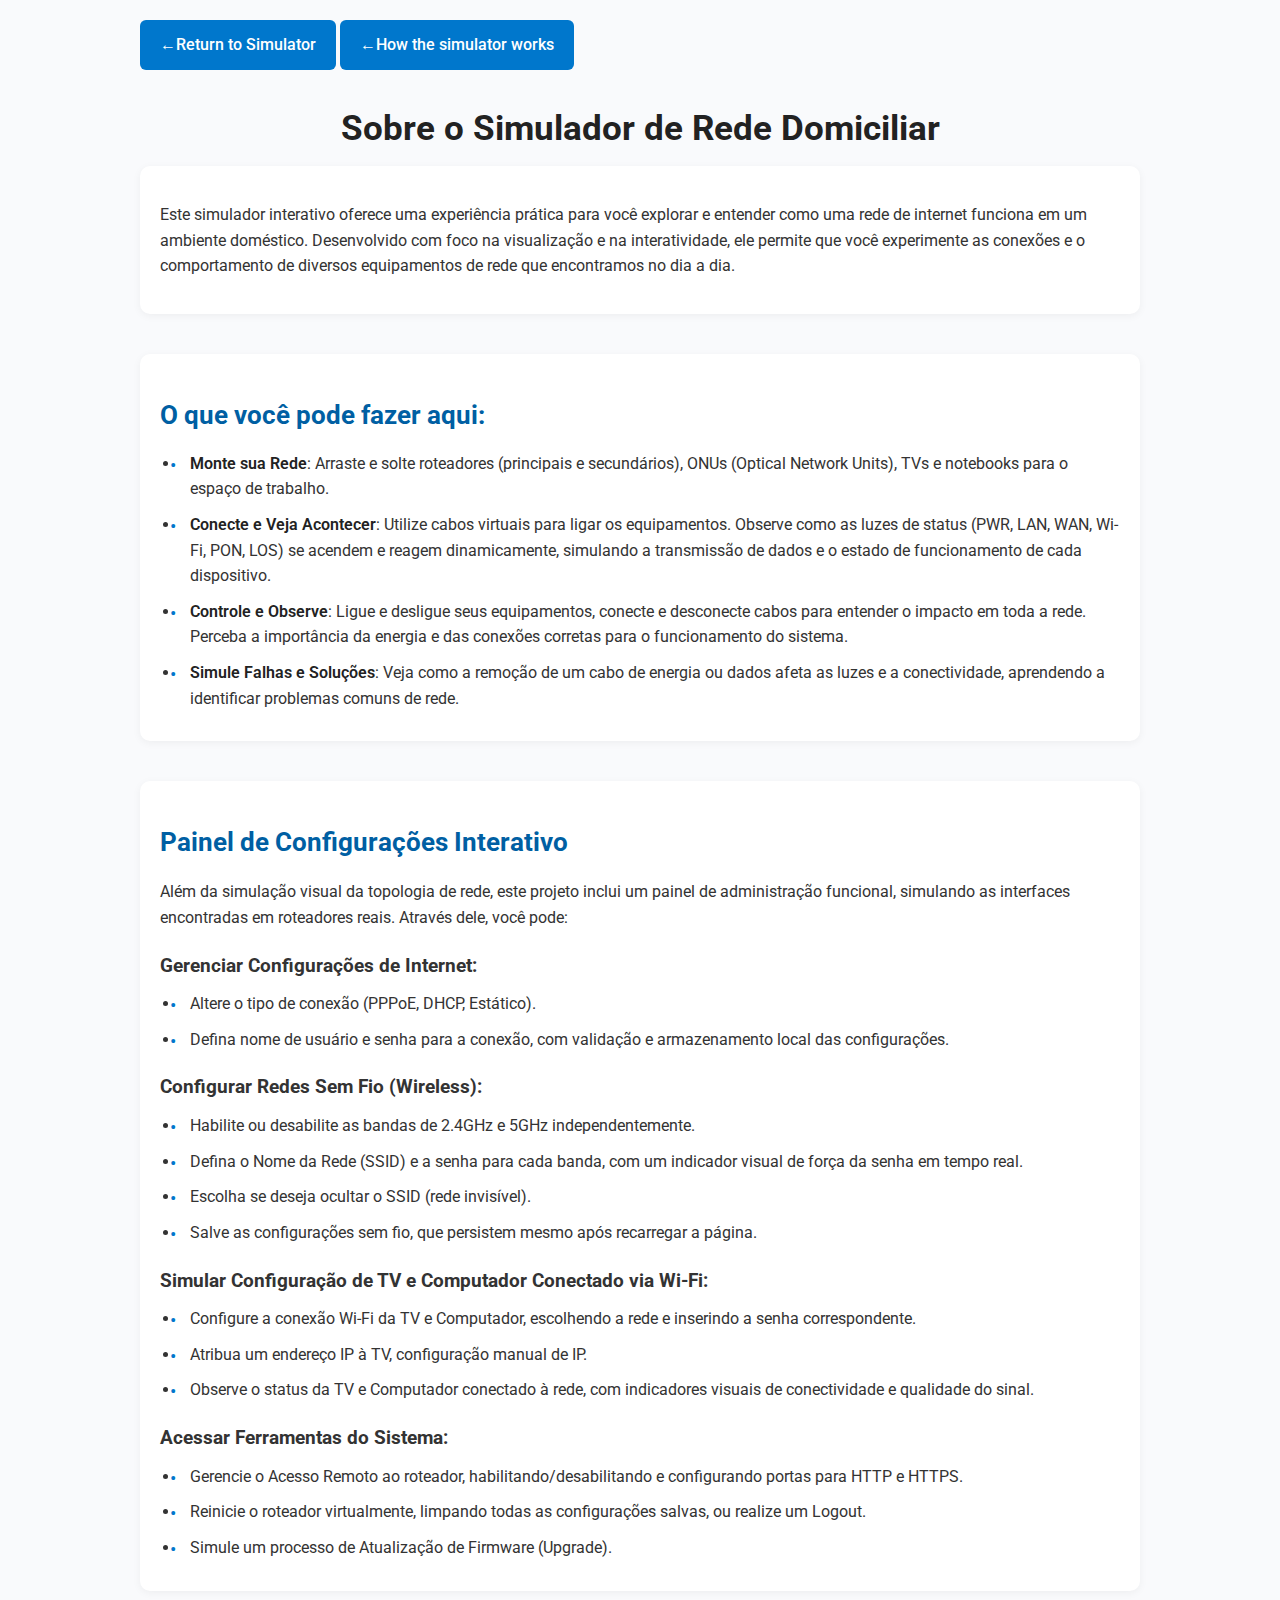
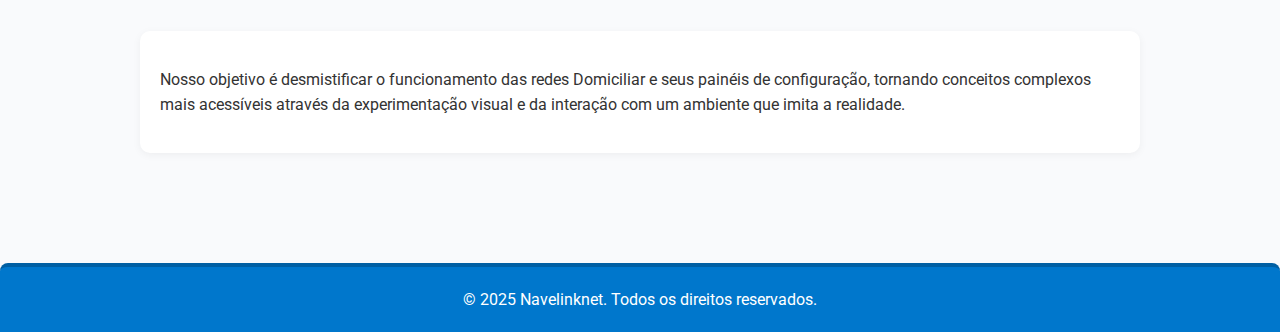
<file: about.html>
<!DOCTYPE html>
<html lang="pt-BR">

<head>
    <meta charset="UTF-8">
    <meta name="viewport" content="width=device-width, initial-scale=1.0">
    <title>Sobre o Simulador de Rede Domiciliar</title>
    <link rel="stylesheet" href="about.css">
    <link href="https://fonts.googleapis.com/css2?family=Roboto:wght@300;400;500;700&display=swap" rel="stylesheet">
</head>

<body>
    <div class="about-page-container">
        <nav class="main-navigation">
            <a href="index.html" class="nav-button">&larr;Return to Simulator</a>
            <a href="arquivo.html" class="nav-button">&larr;How the simulator works</a>
        </nav>

        <header class="about-header">
            <h1>Sobre o Simulador de Rede Domiciliar</h1>
        </header>

        <section class="about-section overview">
            <p>Este simulador interativo oferece uma experiência prática para você explorar e entender como uma rede de
                internet funciona em um ambiente doméstico. Desenvolvido com foco na visualização e na
                interatividade, ele permite que você experimente as conexões e o comportamento de diversos
                equipamentos de rede que encontramos no dia a dia.</p>
        </section>

        <section class="about-section features">
            <h2>O que você pode fazer aqui:</h2>
            <ul>
                <li><strong>Monte sua Rede</strong>: Arraste e solte roteadores (principais e secundários), ONUs
                    (Optical Network Units), TVs e notebooks para o espaço de trabalho.</li>
                <li><strong>Conecte e Veja Acontecer</strong>: Utilize cabos virtuais para ligar os equipamentos.
                    Observe como as luzes de status (PWR, LAN, WAN, Wi-Fi, PON, LOS) se acendem e reagem dinamicamente,
                    simulando a transmissão de dados e o estado de funcionamento de cada dispositivo.</li>
                <li><strong>Controle e Observe</strong>: Ligue e desligue seus equipamentos, conecte e desconecte cabos
                    para entender o impacto em toda a rede. Perceba a importância da energia e das conexões corretas
                    para o funcionamento do sistema.</li>
                <li><strong>Simule Falhas e Soluções</strong>: Veja como a remoção de um cabo de energia ou dados afeta
                    as luzes e a conectividade, aprendendo a identificar problemas comuns de rede.</li>
            </ul>
        </section>

        <section class="about-section admin-panel">
            <h2>Painel de Configurações Interativo</h2>
            <p>Além da simulação visual da topologia de rede, este projeto inclui um painel de administração funcional,
                simulando as interfaces encontradas em roteadores reais. Através dele, você pode:</p>

            <h3>Gerenciar Configurações de Internet:</h3>
            <ul>
                <li>Altere o tipo de conexão (PPPoE, DHCP, Estático).</li>
                <li>Defina nome de usuário e senha para a conexão, com validação e armazenamento local das
                    configurações.</li>
            </ul>

            <h3>Configurar Redes Sem Fio (Wireless):</h3>
            <ul>
                <li>Habilite ou desabilite as bandas de 2.4GHz e 5GHz independentemente.</li>
                <li>Defina o Nome da Rede (SSID) e a senha para cada banda, com um indicador visual de força da senha em
                    tempo real.</li>
                <li>Escolha se deseja ocultar o SSID (rede invisível).</li>
                <li>Salve as configurações sem fio, que persistem mesmo após recarregar a página.</li>
            </ul>

            <h3>Simular Configuração de TV e Computador Conectado via Wi-Fi:</h3>
            <ul>
                <li>Configure a conexão Wi-Fi da TV e Computador, escolhendo a rede e inserindo a senha correspondente.
                </li>
                <li>Atribua um endereço IP à TV, configuração manual de IP.</li>
                <li>Observe o status da TV e Computador conectado à rede, com indicadores visuais de conectividade e
                    qualidade do sinal.</li>
            </ul>

            <h3>Acessar Ferramentas do Sistema:</h3>
            <ul>
                <li>Gerencie o Acesso Remoto ao roteador, habilitando/desabilitando e configurando portas para HTTP e
                    HTTPS.</li>
                <li>Reinicie o roteador virtualmente, limpando todas as configurações salvas, ou realize um Logout.</li>
                <li>Simule um processo de Atualização de Firmware (Upgrade).</li>
            </ul>
        </section>

        <section class="about-section objective">
            <p>Nosso objetivo é desmistificar o funcionamento das redes Domiciliar e seus painéis de configuração,
                tornando
                conceitos complexos mais acessíveis através da experimentação visual e da interação com um ambiente que
                imita a realidade.</p>
        </section>
    </div>
</body>
<footer class="footer">
    © 2025 Navelinknet. Todos os direitos reservados.
</footer>

</html>
</file>
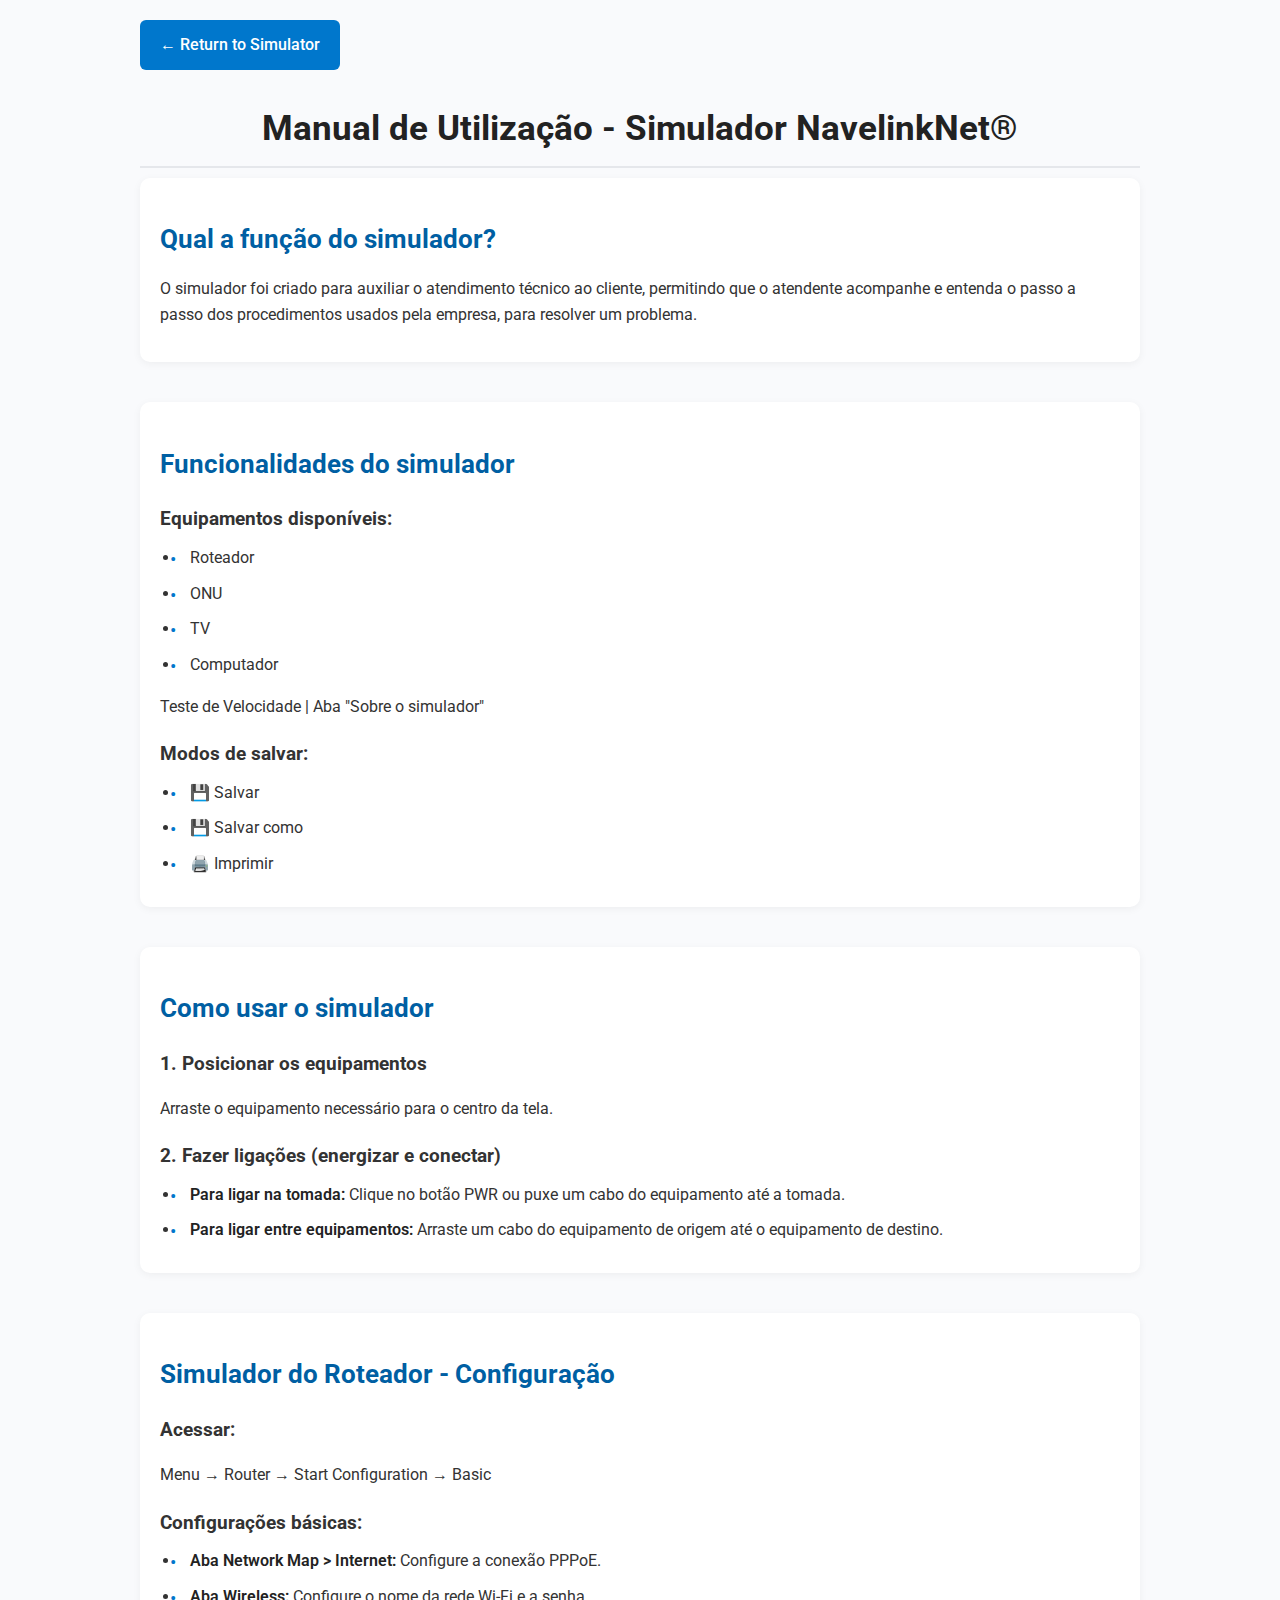
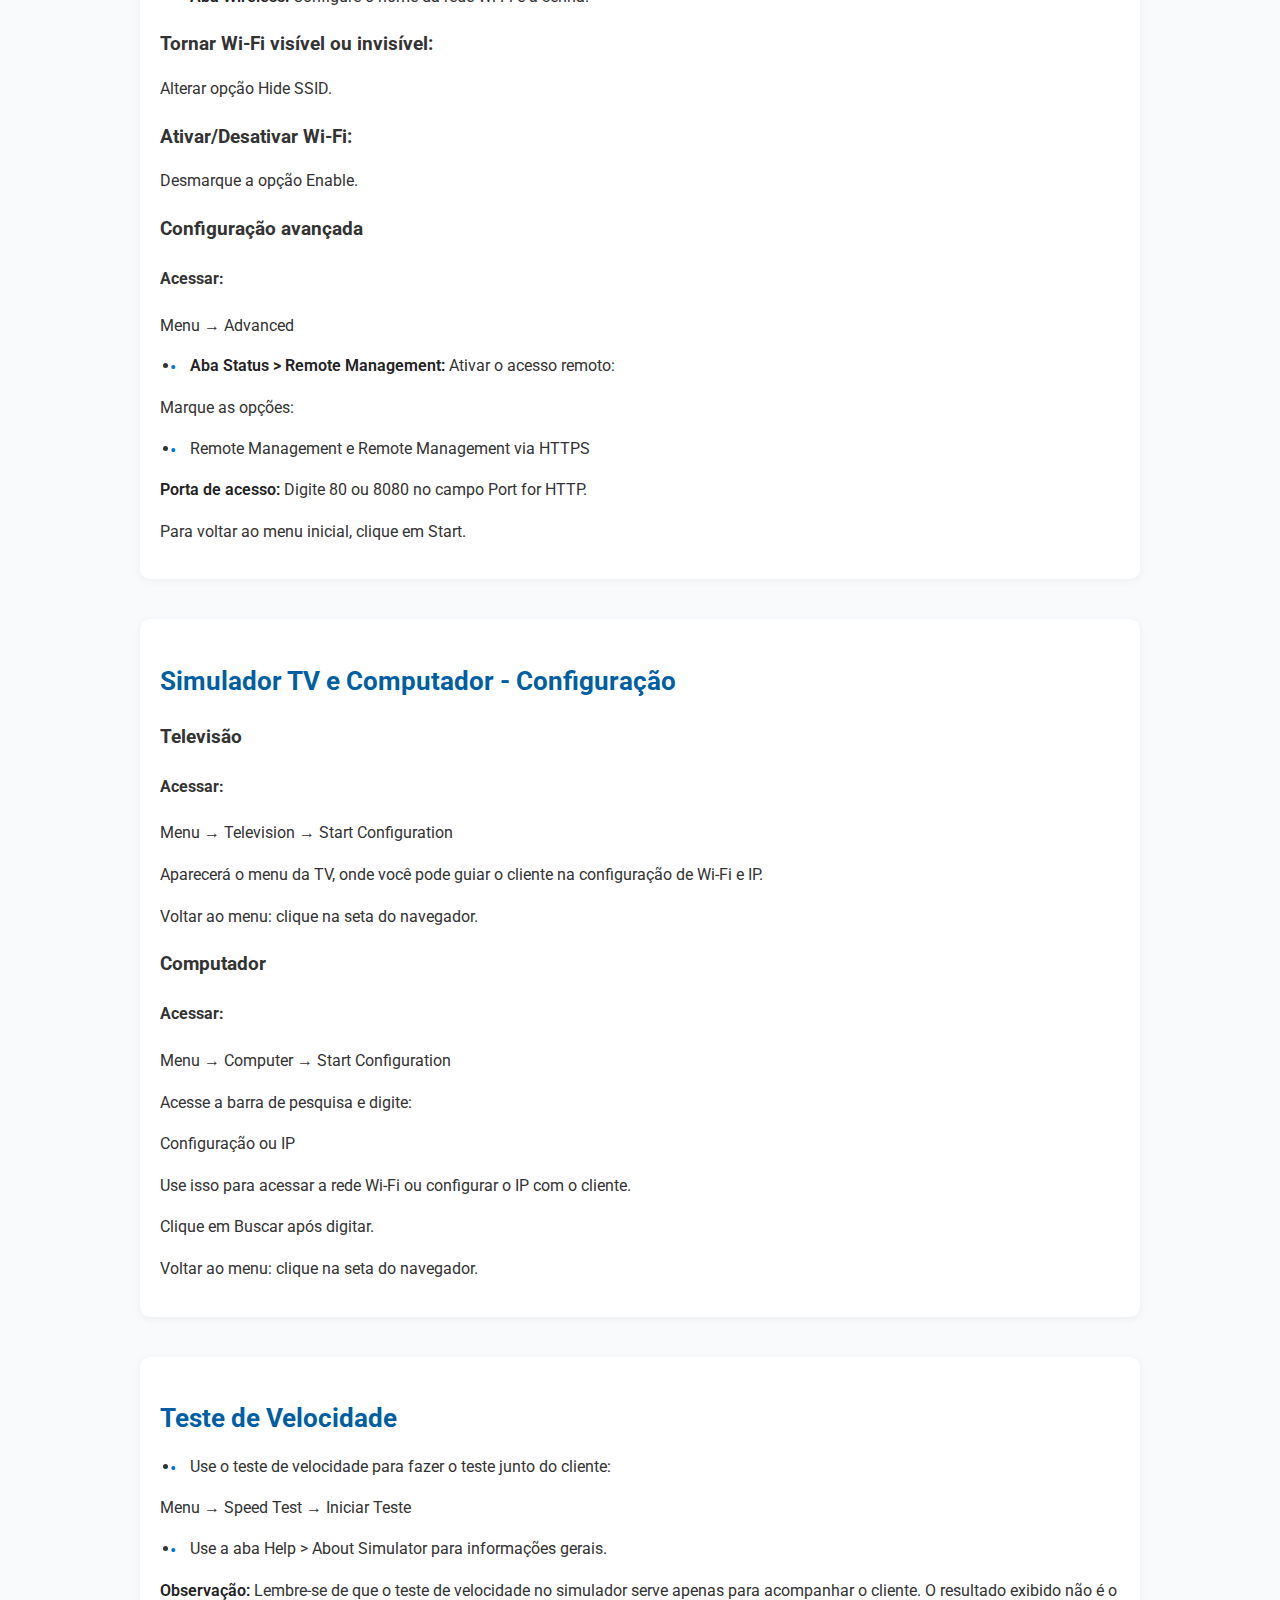
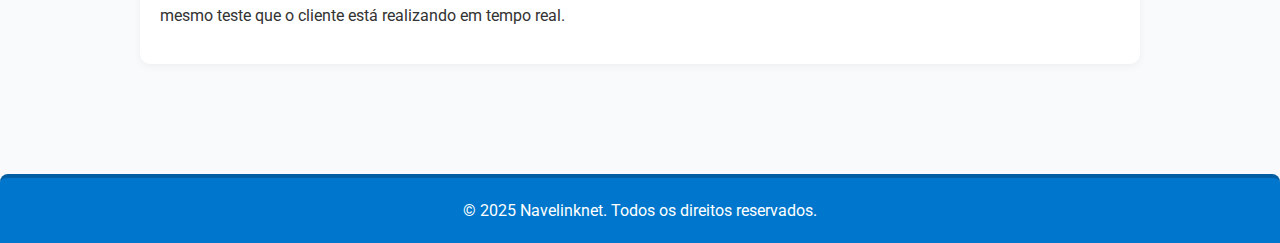
<file: arquivo.html>
<!DOCTYPE html>
<html lang="pt-BR">

<head>
    <meta charset="UTF-8">
    <meta name="viewport" content="width=device-width, initial-scale=1.0">
    <title>Manual de Utilização - Simulador NavelinkNet®</title>
    <link href="https://fonts.googleapis.com/css2?family=Roboto:wght@400;500;600&display=swap" rel="stylesheet">
    <style>
        /* Fonte base */
        body {
            font-family: "Roboto", sans-serif;
            background-color: #f9fafc;
            color: #333;
            margin: 0;
            padding: 0;
            line-height: 1.6;
        }

        /* Container principal */
        .about-page-container {
            max-width: 1000px;
            margin: 0 auto;
            padding: 20px 30px;
        }

        /* Navegação */
        .main-navigation {
            margin-bottom: 30px;
        }

        .nav-button {
            display: inline-block;
            background-color: #0077cc;
            color: #fff;
            text-decoration: none;
            padding: 12px 20px;
            border-radius: 6px;
            font-weight: 500;
            transition: background-color 0.3s ease;
        }

        .nav-button:hover {
            background-color: #005fa3;
        }

        /* Cabeçalho */
        .about-header h1 {
            font-size: 2.2em;
            margin-bottom: 10px;
            color: #222;
            text-align: center;
            border-bottom: 2px solid #e5e7eb;
            padding-bottom: 10px;
        }

        /* Seções */
        .about-section {
            margin-bottom: 40px;
            padding: 20px;
            background-color: #ffffff;
            border-radius: 10px;
            box-shadow: 0 2px 8px rgba(0, 0, 0, 0.05);
        }

        .about-section h2 {
            font-size: 1.6em;
            margin-bottom: 15px;
            color: #005fa3;
        }

        .about-section h3 {
            font-size: 1.2em;
            margin-top: 20px;
            margin-bottom: 10px;
            color: #333;
        }

        .about-section p {
            margin-bottom: 15px;
        }

        .about-section ul {
            padding-left: 20px;
            margin: 0;
        }

        .about-section ul li {
            margin-bottom: 10px;
            position: relative;
            padding-left: 10px;
        }

        .about-section ul li::before {
            content: "•";
            color: #0077cc;
            font-size: 1.2em;
            position: absolute;
            left: -10px;
            top: 0;
        }

        .about-section strong {
            color: #222;
            font-weight: 600;
        }

        /* Responsivo */
        @media (max-width: 600px) {
            .about-page-container {
                padding: 15px;
            }

            .about-header h1 {
                font-size: 1.5em;
            }

            .nav-button {
                padding: 10px 16px;
                font-size: 0.95em;
            }

            .about-section h2 {
                font-size: 1.3em;
            }
        }

        /* Rodapé */
        .footer {
            background-color: #0077cc;
            color: #fff;
            text-align: center;
            padding: 20px 15px;
            font-size: 1em;
            border-top: 4px solid #005fa3;
            margin-top: 50px;
            border-radius: 8px 8px 0 0;
        }

        .footer a {
            color: #ffffff;
            text-decoration: underline;
            font-weight: 500;
            transition: color 0.3s ease;
        }

        .footer a:hover {
            color: #e0f0ff;
        }

        /* Responsivo */
        @media (max-width: 600px) {
            .footer {
                font-size: 0.9em;
                padding: 15px 10px;
            }
        }
    </style>
</head>

<body>
    <div class="about-page-container">
        <!-- Navegação -->
        <div class="main-navigation">
            <a href="index.html" class="nav-button">&larr; Return to Simulator</a>
        </div>

        <div class="about-header">
            <h1>Manual de Utilização - Simulador NavelinkNet®</h1>
        </div>

        <div class="about-section">
            <h2>Qual a função do simulador?</h2>
            <p>O simulador foi criado para auxiliar o atendimento técnico ao cliente, permitindo que o atendente
                acompanhe e entenda o passo a passo dos procedimentos usados pela empresa, para resolver um problema.
            </p>
        </div>

        <div class="about-section">
            <h2>Funcionalidades do simulador</h2>
            <h3>Equipamentos disponíveis:</h3>
            <ul>
                <li>Roteador</li>
                <li>ONU</li>
                <li>TV</li>
                <li>Computador</li>
            </ul>
            <p>Teste de Velocidade | Aba "Sobre o simulador"</p>

            <h3>Modos de salvar:</h3>
            <ul>
                <li>💾 Salvar</li>
                <li>💾 Salvar como</li>
                <li>🖨️ Imprimir</li>
            </ul>
        </div>

        <div class="about-section">
            <h2>Como usar o simulador</h2>
            <h3>1. Posicionar os equipamentos</h3>
            <p>Arraste o equipamento necessário para o centro da tela.</p>

            <h3>2. Fazer ligações (energizar e conectar)</h3>
            <ul>
                <li><strong>Para ligar na tomada:</strong> Clique no botão PWR ou puxe um cabo do equipamento até a
                    tomada.</li>
                <li><strong>Para ligar entre equipamentos:</strong> Arraste um cabo do equipamento de origem até o
                    equipamento de destino.</li>
            </ul>
        </div>

        <div class="about-section">
            <h2>Simulador do Roteador - Configuração</h2>
            <h3>Acessar:</h3>
            <p>Menu → Router → Start Configuration → Basic</p>

            <h3>Configurações básicas:</h3>
            <ul>
                <li><strong>Aba Network Map > Internet:</strong> Configure a conexão PPPoE.</li>
                <li><strong>Aba Wireless:</strong> Configure o nome da rede Wi-Fi e a senha.</li>
            </ul>

            <h3>Tornar Wi-Fi visível ou invisível:</h3>
            <p>Alterar opção Hide SSID.</p>

            <h3>Ativar/Desativar Wi-Fi:</h3>
            <p>Desmarque a opção Enable.</p>

            <h3>Configuração avançada</h3>
            <h4>Acessar:</h4>
            <p>Menu → Advanced</p>
            <ul>
                <li><strong>Aba Status > Remote Management:</strong> Ativar o acesso remoto:</li>
            </ul>
            <p>Marque as opções:</p>
            <ul>
                <li>Remote Management e Remote Management via HTTPS</li>
            </ul>
            <p><strong>Porta de acesso:</strong> Digite 80 ou 8080 no campo Port for HTTP.</p>
            <p>Para voltar ao menu inicial, clique em Start.</p>
        </div>

        <div class="about-section">
            <h2>Simulador TV e Computador - Configuração</h2>
            <h3>Televisão</h3>
            <h4>Acessar:</h4>
            <p>Menu → Television → Start Configuration</p>
            <p>Aparecerá o menu da TV, onde você pode guiar o cliente na configuração de Wi-Fi e IP.</p>
            <p>Voltar ao menu: clique na seta do navegador.</p>

            <h3>Computador</h3>
            <h4>Acessar:</h4>
            <p>Menu → Computer → Start Configuration</p>
            <p>Acesse a barra de pesquisa e digite:</p>
            <p>Configuração ou IP</p>
            <p>Use isso para acessar a rede Wi-Fi ou configurar o IP com o cliente.</p>
            <p>Clique em Buscar após digitar.</p>
            <p>Voltar ao menu: clique na seta do navegador.</p>
        </div>

        <div class="about-section">
            <h2>Teste de Velocidade</h2>
            <ul>
                <li>Use o teste de velocidade para fazer o teste junto do cliente:</li>
            </ul>
            <p>Menu → Speed Test → Iniciar Teste</p>
            <ul>
                <li>Use a aba Help > About Simulator para informações gerais.</li>
            </ul>
            <p><strong>Observação:</strong> Lembre-se de que o teste de velocidade no simulador serve apenas para
                acompanhar o cliente. O resultado exibido não é o mesmo teste que o cliente está realizando em tempo
                real.</p>
        </div>
    </div>
</body>
<footer class="footer">
    © 2025 Navelinknet. Todos os direitos reservados.
</footer>

</html>
</file>
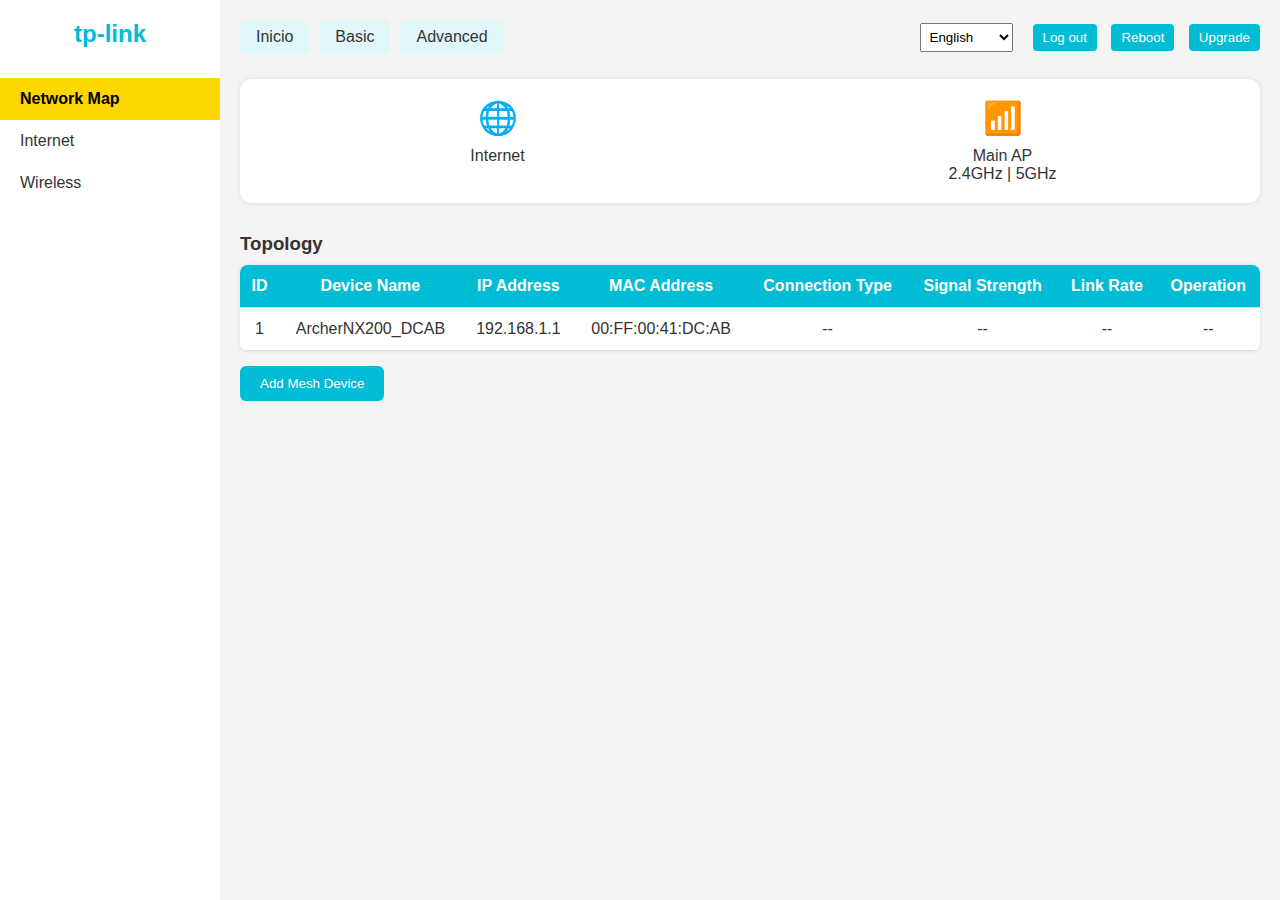
<file: roteador.html>
<!DOCTYPE html>
<html lang="pt-BR">

<head>
    <meta charset="UTF-8" />
    <meta name="viewport" content="width=device-width, initial-scale=1.0" />
    <title>TP-Link Simulador</title>
    <link rel="stylesheet" href="roteador.css" />
</head>

<body>
    <div class="container">
        <!-- Menu lateral -->
        <aside class="sidebar">
            <div class="logo">tp-link</div>
            <nav>
                <ul>
                    <li class="menu-item active" data-page="network">Network Map</li>
                    <li class="menu-item" data-page="internet">Internet</li>
                    <li class="menu-item" data-page="wireless">Wireless</li>
                </ul>
            </nav>
        </aside>

        <!-- Conteúdo principal -->
        <main class="main">
            <!-- Abas superiores -->
            <div class="tabs">
                <a href="index.html" class="tab">Inicio</a>
                <a href="roteador.html" class="tab">Basic</a>
                <a href="avançado.html" class="tab">Advanced</a>
                <select class="language">
                    <option>English</option>
                    <option>Português</option>
                </select>
                <div class="top-actions">
                    <button>Log out</button>
                    <button>Reboot</button>
                    <button>Upgrade</button>
                </div>
            </div>

            <!-- Conteúdo dinâmico -->
            <div id="page-content">
                <div class="status-panel">
                    <div class="internet-status">
                        <div class="icon">🌐</div>
                        <div>Internet</div>
                    </div>
                    <div class="main-ap">
                        <div class="icon">📶</div>
                        <div>Main AP</div>
                        <div>2.4GHz | 5GHz</div>
                    </div>
                </div>

                <div class="topology">
                    <h3>Topology</h3>
                    <table>
                        <thead>
                            <tr>
                                <th>ID</th>
                                <th>Device Name</th>
                                <th>IP Address</th>
                                <th>MAC Address</th>
                                <th>Connection Type</th>
                                <th>Signal Strength</th>
                                <th>Link Rate</th>
                                <th>Operation</th>
                            </tr>
                        </thead>
                        <tbody>
                            <tr>
                                <td>1</td>
                                <td>ArcherNX200_DCAB</td>
                                <td>192.168.1.1</td>
                                <td>00:FF:00:41:DC:AB</td>
                                <td>--</td>
                                <td>--</td>
                                <td>--</td>
                                <td>--</td>
                            </tr>
                        </tbody>
                    </table>
                    <button class="btn-mesh">Add Mesh Device</button>
                </div>

            </div>
        </main>
    </div>

    <script src="roteador.js"></script>
</body>

</html>
</file>
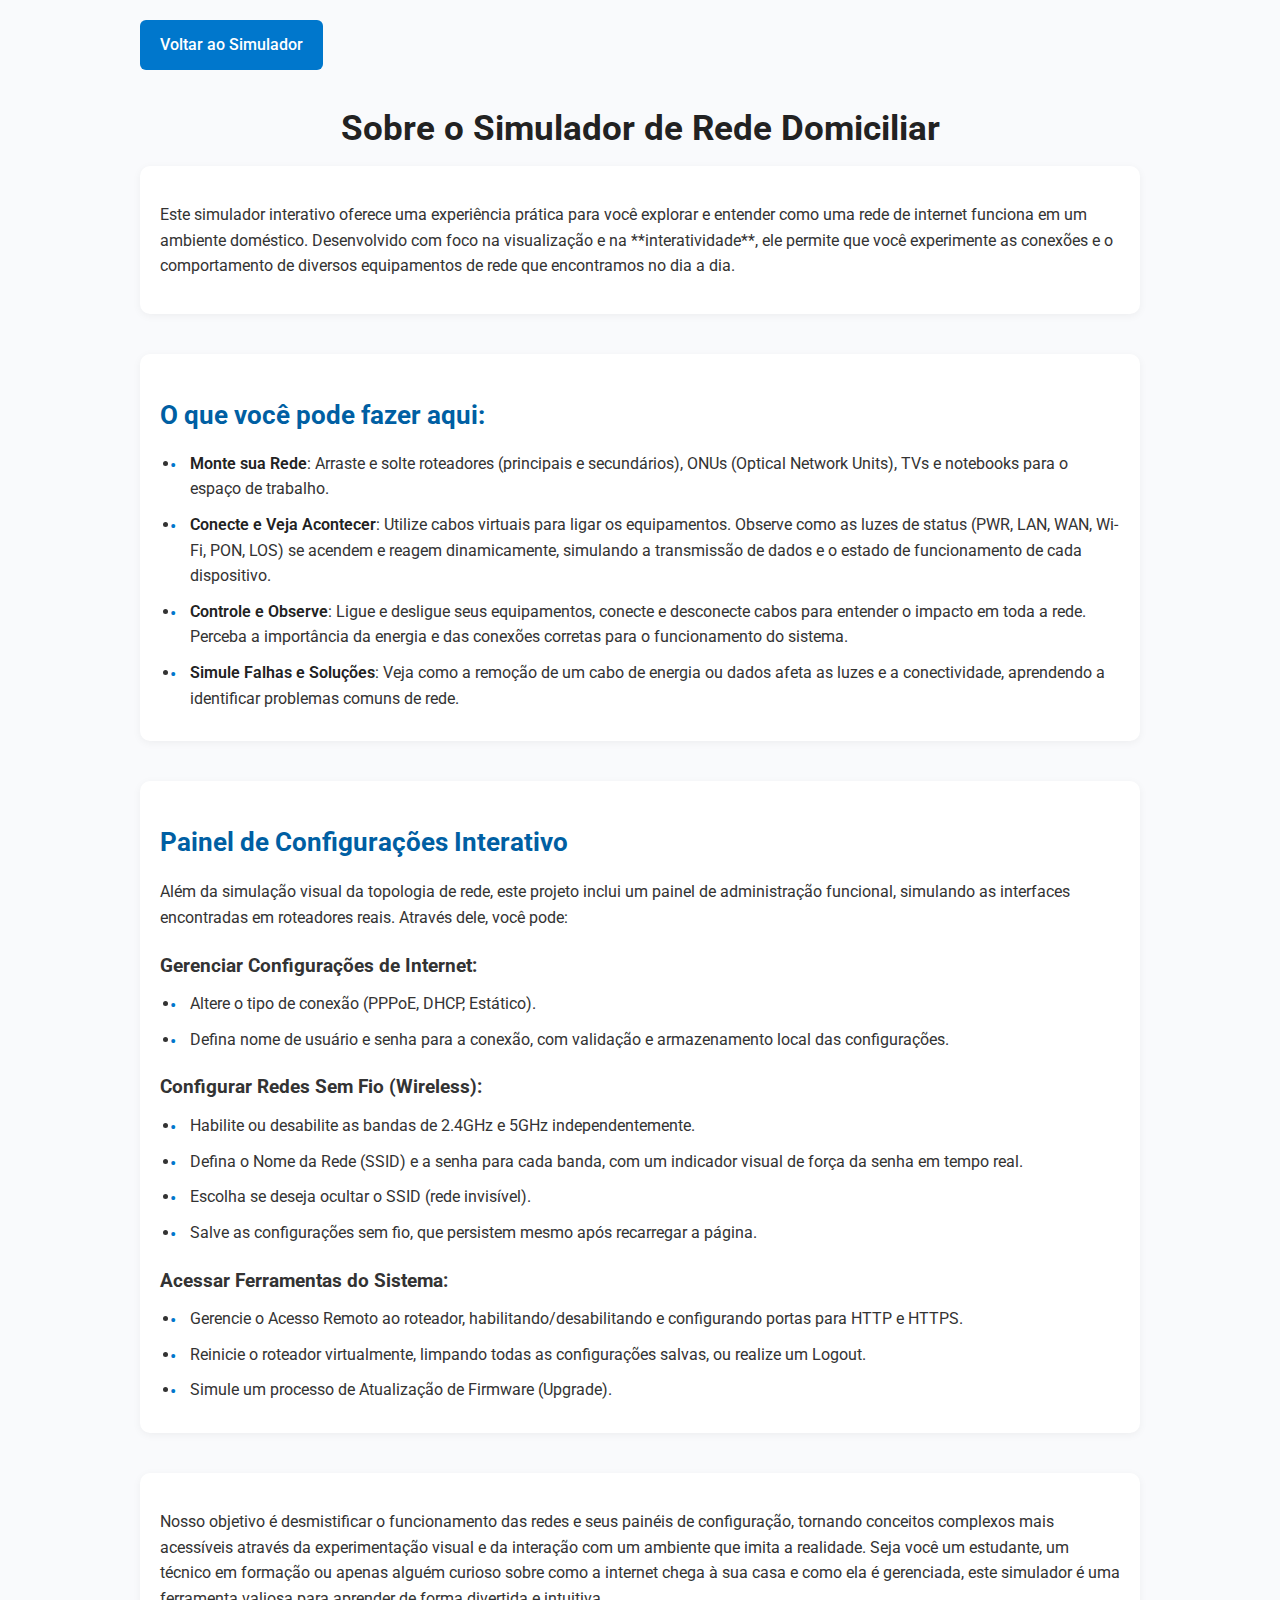
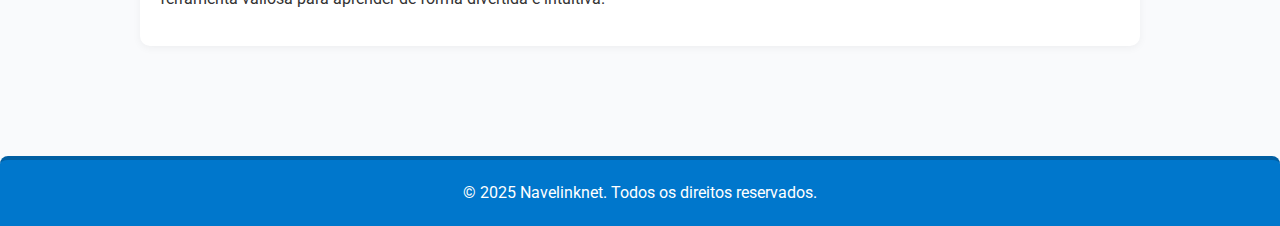
<file: sobre.html>
<!DOCTYPE html>
<html lang="pt-BR">

<head>
    <meta charset="UTF-8">
    <meta name="viewport" content="width=device-width, initial-scale=1.0">
    <title>Sobre o Simulador de Rede Domiciliar</title>
    <link rel="stylesheet" href="about.css">
    <link href="https://fonts.googleapis.com/css2?family=Roboto:wght@300;400;500;700&display=swap" rel="stylesheet">
</head>

<body>
    <div class="about-page-container">
        <nav class="main-navigation">
            <a href="index.html" class="nav-button">Voltar ao Simulador</a>
        </nav>

        <header class="about-header">
            <h1>Sobre o Simulador de Rede Domiciliar</h1>
        </header>

        <section class="about-section overview">
            <p>Este simulador interativo oferece uma experiência prática para você explorar e entender como uma rede de
                internet funciona em um ambiente doméstico. Desenvolvido com foco na visualização e na
                **interatividade**, ele permite que você experimente as conexões e o comportamento de diversos
                equipamentos de rede que encontramos no dia a dia.</p>
        </section>

        <section class="about-section features">
            <h2>O que você pode fazer aqui:</h2>
            <ul>
                <li><strong>Monte sua Rede</strong>: Arraste e solte roteadores (principais e secundários), ONUs
                    (Optical Network Units), TVs e notebooks para o espaço de trabalho.</li>
                <li><strong>Conecte e Veja Acontecer</strong>: Utilize cabos virtuais para ligar os equipamentos.
                    Observe como as luzes de status (PWR, LAN, WAN, Wi-Fi, PON, LOS) se acendem e reagem dinamicamente,
                    simulando a transmissão de dados e o estado de funcionamento de cada dispositivo.</li>
                <li><strong>Controle e Observe</strong>: Ligue e desligue seus equipamentos, conecte e desconecte cabos
                    para entender o impacto em toda a rede. Perceba a importância da energia e das conexões corretas
                    para o funcionamento do sistema.</li>
                <li><strong>Simule Falhas e Soluções</strong>: Veja como a remoção de um cabo de energia ou dados afeta
                    as luzes e a conectividade, aprendendo a identificar problemas comuns de rede.</li>
            </ul>
        </section>

        <section class="about-section admin-panel">
            <h2>Painel de Configurações Interativo</h2>
            <p>Além da simulação visual da topologia de rede, este projeto inclui um painel de administração funcional,
                simulando as interfaces encontradas em roteadores reais. Através dele, você pode:</p>

            <h3>Gerenciar Configurações de Internet:</h3>
            <ul>
                <li>Altere o tipo de conexão (PPPoE, DHCP, Estático).</li>
                <li>Defina nome de usuário e senha para a conexão, com validação e armazenamento local das
                    configurações.</li>
            </ul>

            <h3>Configurar Redes Sem Fio (Wireless):</h3>
            <ul>
                <li>Habilite ou desabilite as bandas de 2.4GHz e 5GHz independentemente.</li>
                <li>Defina o Nome da Rede (SSID) e a senha para cada banda, com um indicador visual de força da senha em
                    tempo real.</li>
                <li>Escolha se deseja ocultar o SSID (rede invisível).</li>
                <li>Salve as configurações sem fio, que persistem mesmo após recarregar a página.</li>
            </ul>

            <h3>Acessar Ferramentas do Sistema:</h3>
            <ul>
                <li>Gerencie o Acesso Remoto ao roteador, habilitando/desabilitando e configurando portas para HTTP e
                    HTTPS.</li>
                <li>Reinicie o roteador virtualmente, limpando todas as configurações salvas, ou realize um Logout.</li>
                <li>Simule um processo de Atualização de Firmware (Upgrade).</li>
            </ul>
        </section>

        <section class="about-section objective">
            <p>Nosso objetivo é desmistificar o funcionamento das redes e seus painéis de configuração, tornando
                conceitos complexos mais acessíveis através da experimentação visual e da interação com um ambiente que
                imita a realidade. Seja você um estudante, um técnico em formação ou apenas alguém curioso sobre como a
                internet chega à sua casa e como ela é gerenciada, este simulador é uma ferramenta valiosa para aprender
                de forma divertida e intuitiva.</p>
        </section>
    </div>
</body>
<footer class="footer">
    © 2025 Navelinknet. Todos os direitos reservados.
</footer>


</html>
</file>
<file: about.css>
/* Fonte base */
body {
  font-family: "Roboto", sans-serif;
  background-color: #f9fafc;
  color: #333;
  margin: 0;
  padding: 0;
  line-height: 1.6;
}

/* Container principal */
.about-page-container {
  max-width: 1000px;
  margin: 0 auto;
  padding: 20px 30px;
}

/* Navegação */
.main-navigation {
  margin-bottom: 30px;
}

.nav-button {
  display: inline-block;
  background-color: #0077cc;
  color: #fff;
  text-decoration: none;
  padding: 12px 20px;
  border-radius: 6px;
  font-weight: 500;
  transition: background-color 0.3s ease;
}

.nav-button:hover {
  background-color: #005fa3;
}

/* Cabeçalho */
.about-header h1 {
  font-size: 2.2em;
  margin-bottom: 10px;
  color: #222;
  text-align: center;
}

/* Seções */
.about-section {
  margin-bottom: 40px;
  padding: 20px;
  background-color: #ffffff;
  border-radius: 10px;
  box-shadow: 0 2px 8px rgba(0, 0, 0, 0.05);
}

.about-section h2 {
  font-size: 1.6em;
  margin-bottom: 15px;
  color: #005fa3;
}

.about-section h3 {
  font-size: 1.2em;
  margin-top: 20px;
  margin-bottom: 10px;
  color: #333;
}

.about-section p {
  margin-bottom: 15px;
}

.about-section ul {
  padding-left: 20px;
  margin: 0;
}

.about-section ul li {
  margin-bottom: 10px;
  position: relative;
  padding-left: 10px;
}

.about-section ul li::before {
  content: "•";
  color: #0077cc;
  font-size: 1.2em;
  position: absolute;
  left: -10px;
  top: 0;
}

/* Negrito visual */
.about-section strong {
  color: #222;
  font-weight: 600;
}

/* Responsivo */
@media (max-width: 600px) {
  .about-page-container {
    padding: 15px;
  }

  .about-header h1 {
    font-size: 1.5em;
  }

  .nav-button {
    padding: 10px 16px;
    font-size: 0.95em;
  }

  .about-section h2 {
    font-size: 1.3em;
  }
}
/* Rodapé */
.footer {
  background-color: #0077cc;
  color: #fff;
  text-align: center;
  padding: 20px 15px;
  font-size: 1em;
  border-top: 4px solid #005fa3;
  margin-top: 50px;
  border-radius: 8px 8px 0 0;
}

.footer a {
  color: #ffffff;
  text-decoration: underline;
  font-weight: 500;
  transition: color 0.3s ease;
}

.footer a:hover {
  color: #e0f0ff;
}

/* Responsivo */
@media (max-width: 600px) {
  .footer {
    font-size: 0.9em;
    padding: 15px 10px;
  }
}
</file>
<file: roteador.css>
/* Reset e fontes básicas */
* {
  margin: 0;
  padding: 0;
  box-sizing: border-box;
}

body {
  font-family: "Segoe UI", "Roboto", sans-serif;
  background-color: #00bcd4; /* Cor de fundo do body, do seu código original */
  color: #333;
}

/* Container geral */
.container {
  display: flex;
  height: 100vh;
}

/* Sidebar (menu lateral) - mantido do seu código original */
.sidebar {
  width: 220px;
  background-color: #fff;
  padding-top: 20px;
  display: flex;
  flex-direction: column;
  box-shadow: 2px 0 5px rgba(0, 0, 0, 0.1);
}

.sidebar .logo {
  text-align: center;
  font-size: 24px;
  font-weight: bold;
  color: #00bcd4;
  margin-bottom: 30px;
}

.sidebar nav ul {
  list-style: none;
}

.sidebar nav li {
  padding: 12px 20px;
  cursor: pointer;
  transition: background 0.3s;
}

.sidebar nav li:hover,
.sidebar nav li.active {
  background-color: #ffd700;
  color: #000;
  font-weight: bold;
}

/* Main content */
.main {
  flex: 1;
  background-color: #f4f4f4; /* Fundo do conteúdo principal, do seu código original */
  padding: 20px;
  overflow-y: auto;
}

/* Tabs no topo - mantido do seu código original */
.tabs {
  display: flex;
  align-items: center;
  justify-content: space-between;
  margin-bottom: 25px;
}

.tab {
  background-color: #e0f7fa;
  border: none;
  padding: 8px 16px;
  margin-right: 10px;
  border-radius: 6px;
  cursor: pointer;
  text-decoration: none;
  color: inherit;
  display: inline-block;
  font-family: inherit;
  font-size: 1rem;
  transition: background-color 0.2s, border 0.2s;
}

.tab:hover {
  background-color: #b2ebf2;
}

.tab.active {
  background-color: #fff;
  font-weight: bold;
  border: 2px solid #00bcd4;
}

.language {
  margin-left: auto;
  margin-right: 10px;
  padding: 5px;
}

.top-actions button {
  margin-left: 10px;
  padding: 6px 10px;
  border: none;
  border-radius: 4px;
  background-color: #00bcd4;
  color: white;
  cursor: pointer;
}

/* Painel de status (Network Map) - mantido do seu código original */
.status-panel {
  display: flex;
  gap: 30px;
  margin-bottom: 30px;
  flex-wrap: wrap;
  background-color: #fff;
  padding: 20px;
  border-radius: 12px;
  box-shadow: 0 0 5px rgba(0, 0, 0, 0.1);
}

.status-panel > div {
  display: flex;
  flex-direction: column;
  align-items: center;
  text-align: center;
  flex: 1;
}

.status-panel .icon {
  font-size: 32px;
  margin-bottom: 10px;
}

/* Tabela de topologia (Network Map) - mantido do seu código original */
.topology h3 {
  margin-bottom: 10px;
}

table {
  width: 100%;
  border-collapse: collapse;
  background-color: #fff;
  border-radius: 8px;
  overflow: hidden;
  box-shadow: 0 0 4px rgba(0, 0, 0, 0.1);
}

table th,
table td {
  padding: 12px 10px;
  border-bottom: 1px solid #ddd;
  text-align: center;
}

table th {
  background-color: #00bcd4;
  color: #fff;
}

.btn-mesh {
  margin-top: 15px;
  padding: 10px 20px;
  border: none;
  background-color: #00bcd4;
  color: #fff;
  border-radius: 6px;
  cursor: pointer;
}

/* ------------------------------------------------------------- */
/* Cores do tema (ajustadas para corresponder às imagens) */
/* ------------------------------------------------------------- */
:root {
  --primary-blue: #00bcd4; /* Cor principal, como a aba ativa e botões */
  --light-blue: #e0f7fa; /* Cor de fundo das abas inativas */
  --dark-green-title: #00796b; /* Cor dos títulos de seção */
  --text-color: #333;
  --border-color-input: #d3d3d3; /* Borda dos inputs e divisores (cinza claro) */
  --background-panel: #ffffff;
  --panel-shadow: rgba(0, 0, 0, 0.08);
  --hover-blue: #0097a7;
  --active-yellow: #fdd241; /* Cor do "Middle" ativo na imagem Wireless */
  --inactive-signal-bg: #eaeaea; /* Fundo do seletor de sinal inativo */
  --inactive-signal-border: #bdbdbd; /* Borda do seletor de sinal inativo */
  --internet-title-border: #ededed; /* Borda do título em Internet Settings */
  --wireless-band-border: #eaeaea; /* Borda pontilhada entre bandas Wireless */
}

/* Estilos para seções de formulário gerais (os painéis brancos) */
.form-section {
  background-color: var(--background-panel);
  padding: 25px 30px; /* Mais padding horizontal */
  border-radius: 8px;
  box-shadow: 0 2px 5px var(--panel-shadow);
  margin-bottom: 25px;
}

/* Títulos das seções (Internet Settings, Wireless Settings) */
.section-title {
  color: var(--dark-green-title);
  margin-bottom: 25px;
  font-size: 1.6rem;
  padding-bottom: 10px;
  font-weight: 500;
}
/* Apenas o Internet Settings tem uma borda mais clara para o título */
.internet-settings .section-title {
  border-bottom: 1px solid var(--internet-title-border);
}
/* O Wireless Settings terá uma borda de título um pouco mais escura, como na imagem original */
.wireless-settings .section-title {
  border-bottom: 1px solid var(--border-color-input); /* Reutilizando a cor da borda do input */
}

/* Grupo de formulário genérico (label + input) */
.form-group {
  display: flex;
  align-items: center;
  margin-bottom: 18px;
}

.form-group label {
  flex-basis: 200px; /* Largura para os labels (ajuste conforme necessário) */
  min-width: 150px; /* Garante que não encolham demais */
  font-weight: 400;
  color: var(--text-color);
  font-size: 0.95rem;
  margin-right: 15px;
}

/* Estilo base dos inputs de texto, senha e selects */
.styled-input {
  flex-grow: 1;
  padding: 9px 12px;
  border: 1px solid var(--border-color-input);
  border-radius: 4px;
  font-size: 0.95rem;
  color: var(--text-color);
  max-width: 280px; /* Largura máxima para inputs de texto */
  transition: border-color 0.2s, box-shadow 0.2s, background-color 0.2s;
}

.styled-input:focus {
  border-color: var(--primary-blue);
  outline: none;
}

/* Estilos Específicos para INPUTS do Internet Settings */
.internet-settings .styled-input {
  background-color: var(--background-panel); /* Fundo branco */
  box-shadow: none; /* Sem sombra interna */
}
.internet-settings .styled-input:focus {
  box-shadow: 0 0 0 1px var(--primary-blue); /* Borda azul fina ao focar */
}

/* Estilos Específicos para INPUTS do Wireless Settings */
.wireless-settings .styled-input {
  background-color: #f8f8f8; /* Fundo levemente cinza */
  box-shadow: inset 0 1px 2px rgba(0, 0, 0, 0.05); /* Sombra interna sutil */
}
.wireless-settings .styled-input:focus {
  box-shadow: inset 0 1px 2px rgba(0, 0, 0, 0.05),
    0 0 0 3px rgba(0, 188, 212, 0.1); /* Sombra externa azul clara */
}

/* Estilo específico para o SELECT (dropdown) */
.styled-select {
  appearance: none;
  -webkit-appearance: none;
  -moz-appearance: none;
  background-image: url('data:image/svg+xml;utf8,<svg xmlns="http://www.w3.org/2000/svg" width="10" height="10" fill="%23888" viewBox="0 0 10 10"><path d="M5 6.5L0 1.5 1.5 0 5 3.5 8.5 0 10 1.5z"/></svg>');
  background-repeat: no-repeat;
  background-position: right 10px center;
  padding-right: 30px;
}

/* ------------------------------------------------------------- */
/* Estilos para o campo de senha com ícone (Internet Settings) */
/* ------------------------------------------------------------- */
.password-input-with-icon {
  position: relative;
  flex-grow: 1;
  max-width: 280px;
}

.password-input-with-icon .styled-input {
  width: 100%;
  padding-right: 40px; /* Espaço para o ícone */
}

.password-toggle-icon {
  position: absolute;
  right: 10px;
  top: 50%;
  transform: translateY(-50%);
  cursor: pointer;
  color: #888;
  font-size: 1.2rem;
  line-height: 1;
  padding: 5px;
}

/* ------------------------------------------------------------- */
/* Estilos específicos para Wireless Settings (mantidos como você gostou) */
/* ------------------------------------------------------------- */

/* Estilo dos checkboxes */
.styled-checkbox {
  appearance: none;
  -webkit-appearance: none;
  -moz-appearance: none;
  width: 18px;
  height: 18px;
  border: 1px solid var(--border-color-input);
  border-radius: 3px;
  background-color: var(--background-panel);
  cursor: pointer;
  position: relative;
  top: 2px;
  margin-right: 5px;
  transition: background-color 0.2s, border-color 0.2s;
}

.styled-checkbox:checked {
  background-color: var(--primary-blue);
  border-color: var(--primary-blue);
}

.styled-checkbox:checked::before {
  content: "✔";
  display: block;
  color: white;
  font-size: 14px;
  line-height: 1;
  text-align: center;
  position: absolute;
  top: 50%;
  left: 50%;
  transform: translate(-50%, -50%);
}

.checkbox-label {
  color: var(--text-color);
  font-size: 0.95rem;
  cursor: pointer;
  user-select: none;
  line-height: 1.2;
}

/* Estilo do link "Share Network" */
.share-network-link {
  color: var(--primary-blue);
  text-decoration: none;
  font-size: 0.9rem;
  margin-left: 15px;
  transition: color 0.2s;
}

.share-network-link:hover {
  color: var(--hover-blue);
  text-decoration: underline;
}

/* Estilos específicos para as seções 2.4GHz e 5GHz */
.wireless-band-section {
  padding: 15px 0 10px;
  margin-bottom: 25px;
  border-bottom: 1px dashed var(--wireless-band-border); /* Linha divisória pontilhada */
}

.wireless-band-section:last-of-type {
  border-bottom: none;
  margin-bottom: 0;
}

.wireless-header {
  margin-bottom: 20px;
}

.wireless-header label {
  font-size: 1rem;
  font-weight: 500;
}

.toggle-controls {
  display: flex;
  align-items: center;
  gap: 8px;
}

/* Para alinhar o checkbox Hide SSID */
.wireless-settings .form-group:has(.styled-input) .styled-checkbox,
.wireless-settings .form-group:has(.styled-input) .checkbox-label {
  margin-left: 15px;
}

/* Grupo da Senha e Seletor de Sinal */
.password-group {
  display: flex;
  flex-direction: column;
  flex-grow: 1;
}

.password-group .styled-input {
  margin-bottom: 10px;
  max-width: 280px;
}

/* Seletor de intensidade de sinal (Low, Middle, High) */
.signal-strength-selector {
  display: flex;
  width: fit-content;
  border: 1px solid var(--inactive-signal-border);
  border-radius: 4px;
  overflow: hidden;
  background-color: var(--inactive-signal-bg);
  font-size: 0.85rem;
}

.signal-option {
  padding: 7px 12px;
  cursor: pointer;
  color: #555;
  background-color: var(--inactive-signal-bg);
  transition: background-color 0.2s, color 0.2s;
  user-select: none;
  font-weight: 400;
}

.signal-option:not(:last-child) {
  border-right: 1px solid var(--inactive-signal-border);
}

.signal-option.active {
  background-color: var(--active-yellow);
  color: #333;
  font-weight: 600;
  border-color: var(--active-yellow); /* Ajusta a borda do item ativo */
}

/* Correção para borda do ativo (mantido) */
.signal-option.active + .signal-option {
  border-left-color: var(--active-yellow);
}
.signal-option:nth-child(2).active {
  border-left-color: var(--active-yellow);
}
.signal-option[data-level="low"].active + .signal-option {
  border-left-color: var(--active-yellow);
}
.signal-option[data-level="middle"].active + .signal-option {
  border-left-color: var(--active-yellow);
}

/* ------------------------------------------------------------- */
/* Container e Estilo do Botão Salvar (compartilhado e ajustado) */
/* ------------------------------------------------------------- */
.save-button {
  background-color: var(--primary-blue);
  color: white;
  padding: 10px 20px;
  border: none;
  border-radius: 4px;
  cursor: pointer;
  font-size: 1rem;
  font-weight: 500;
  transition: background-color 0.2s, box-shadow 0.2s;
  box-shadow: 0 2px 4px rgba(0, 0, 0, 0.1);
  width: auto;
}

/* Estilo do botão Salvar para Internet Settings (alinhado à direita) */
.internet-settings .button-container {
  display: flex;
  justify-content: flex-end;
  margin-top: 35px;
  padding-right: 15px; /* Pequeno ajuste para alinhamento na imagem */
}
.internet-settings .save-button {
  /* Não precisa de margin-left/right específicos aqui, o container já alinha */
  margin: 0;
}

/* Estilo do botão Salvar para Wireless Settings (alinhado com inputs) */
.wireless-settings .save-button {
  display: block; /* Para o margin-left funcionar como em um bloco */
  margin-top: 35px;
  margin-left: 215px; /* Alinha o botão com o conteúdo dos inputs */
  margin-right: auto; /* Garante que a margem esquerda empurre o botão */
}

/* ------------------------------------------------------------- */
/* Responsividade - Ajustes para telas menores */
/* ------------------------------------------------------------- */
@media (max-width: 768px) {
  .form-group {
    flex-direction: column;
    align-items: flex-start;
  }

  .form-group label {
    margin-bottom: 8px;
    min-width: unset;
  }

  .styled-input,
  .password-input-with-icon,
  .signal-strength-selector {
    max-width: 100%;
    width: 100%; /* Garante que ocupem a largura total */
  }

  .internet-settings .button-container,
  .wireless-settings .save-button {
    justify-content: center; /* Centraliza o botão */
    margin-left: auto;
    margin-right: auto;
    padding-right: 0;
  }

  .wireless-settings .form-group:has(.styled-input) .styled-checkbox,
  .wireless-settings .form-group:has(.styled-input) .checkbox-label {
    margin-left: 0;
    margin-top: 10px;
  }

  .signal-strength-selector {
    justify-content: space-around;
  }
}
</file>
